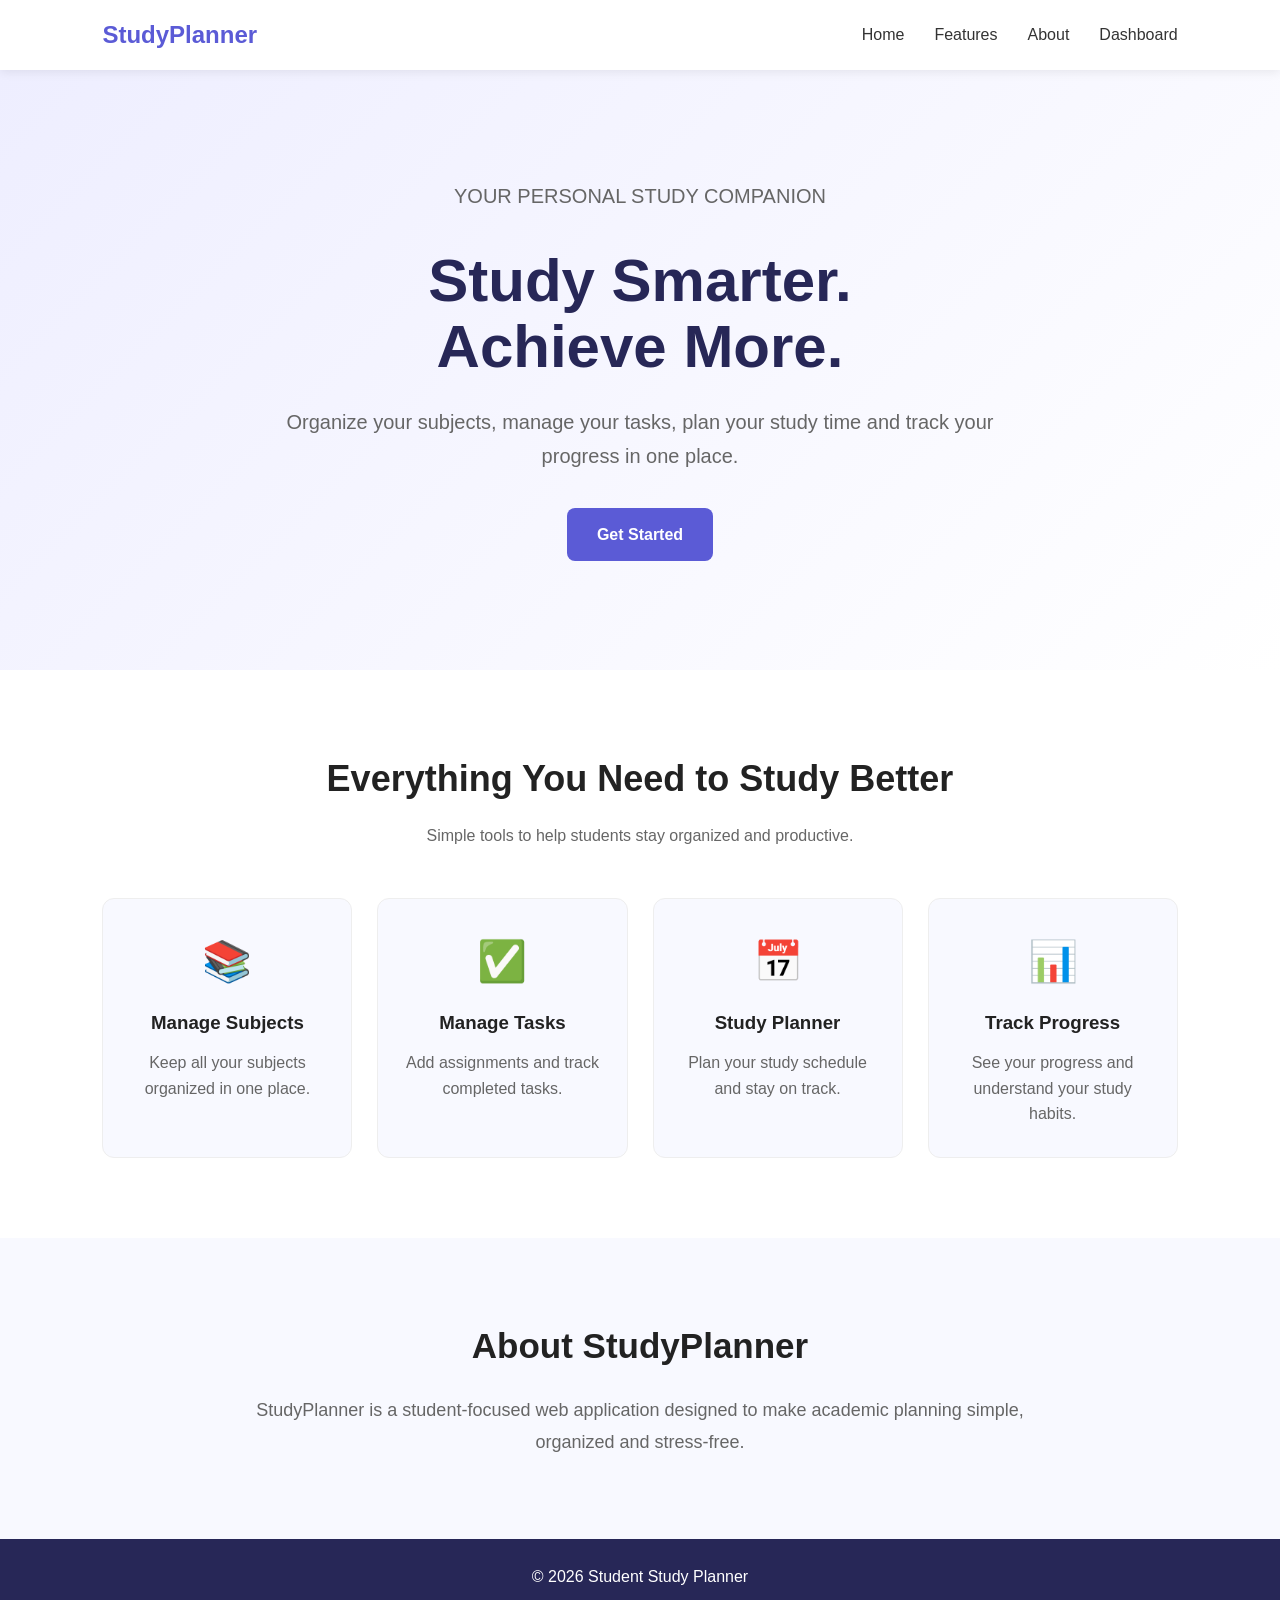
<file: index.html>
<!DOCTYPE html>
<html lang="en">

<head>
    <meta charset="UTF-8">
    <meta name="viewport" content="width=device-width, initial-scale=1.0">

    <title>Student Study Planner</title>

    <link rel="stylesheet" href="style.css">
</head>

<body>

    <!-- Navigation -->
    <nav class="navbar">

        <div class="logo">
            StudyPlanner
        </div>

        <div class="nav-links">
            <a href="index.html">Home</a>
            <a href="index.html#features">Features</a>
            <a href="index.html#about">About</a>
            <a href="dashboard.html">Dashboard</a>
        </div>

    </nav>


    <!-- Hero -->
    <section class="hero" id="home">

        <div class="hero-content">

            <p class="welcome-text">
                YOUR PERSONAL STUDY COMPANION
            </p>

            <h1>
                Study Smarter.<br>
                Achieve More.
            </h1>

            <p>
                Organize your subjects, manage your tasks,
                plan your study time and track your progress
                in one place.
            </p>

            <a href="dashboard.html" class="btn">
                Get Started
            </a>

        </div>

    </section>


    <!-- Features -->
    <section class="features" id="features">

        <h2>Everything You Need to Study Better</h2>

        <p class="section-text">
            Simple tools to help students stay organized
            and productive.
        </p>


        <div class="feature-container">

            <div class="feature-card">
                <div class="icon">📚</div>

                <h3>Manage Subjects</h3>

                <p>
                    Keep all your subjects organized
                    in one place.
                </p>
            </div>


            <div class="feature-card">
                <div class="icon">✅</div>

                <h3>Manage Tasks</h3>

                <p>
                    Add assignments and track
                    completed tasks.
                </p>
            </div>


            <div class="feature-card">
                <div class="icon">📅</div>

                <h3>Study Planner</h3>

                <p>
                    Plan your study schedule
                    and stay on track.
                </p>
            </div>


            <div class="feature-card">
                <div class="icon">📊</div>

                <h3>Track Progress</h3>

                <p>
                    See your progress and understand
                    your study habits.
                </p>
            </div>

        </div>

    </section>


    <!-- About -->
    <section class="about" id="about">

        <h2>About StudyPlanner</h2>

        <p>
            StudyPlanner is a student-focused web application
            designed to make academic planning simple,
            organized and stress-free.
        </p>

    </section>


    <!-- Footer -->
    <footer>

        <p>
            © 2026 Student Study Planner
        </p>

    </footer>

</body>

</html>
</file>
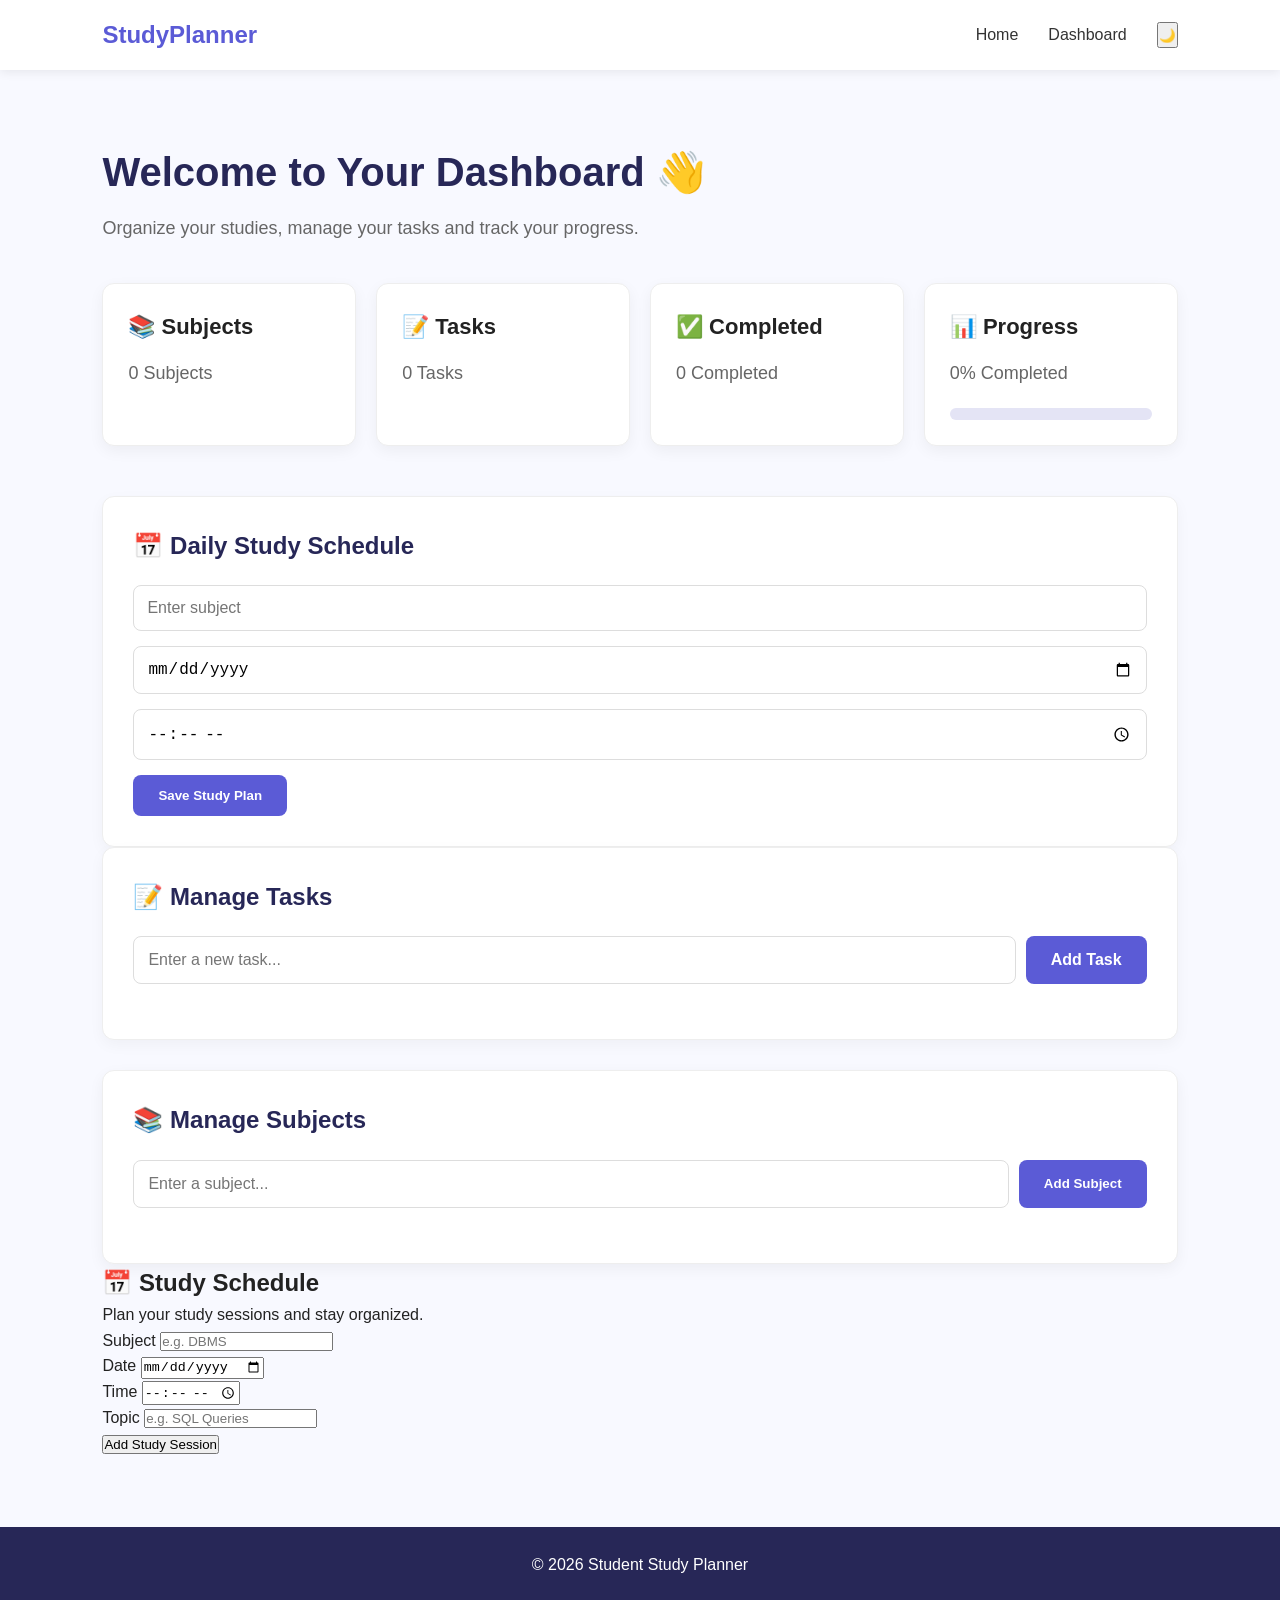
<file: dashboard.html>
<!DOCTYPE html>
<html lang="en">

<head>
    <meta charset="UTF-8">

    <meta
        name="viewport"
        content="width=device-width, initial-scale=1.0"
    >

    <title>Student Study Planner</title>

    <link
        rel="stylesheet"
        href="style.css"
    >
</head>

<body>

    <!-- ================================
         NAVIGATION
    ================================= -->

    <nav class="navbar">

        <div class="logo">
            StudyPlanner
        </div>

        <div class="nav-links">

            <a href="index.html">
                Home
            </a>

            <a href="dashboard.html">
                Dashboard
            </a>

            <button
                class="theme-btn"
                onclick="toggleDarkMode()"
                title="Toggle Dark Mode"
            >
                🌙
            </button>

        </div>

    </nav>


    <!-- ================================
         DASHBOARD
    ================================= -->

    <main class="dashboard">

        <h1>
            Welcome to Your Dashboard 👋
        </h1>

        <p class="dashboard-subtitle">
            Organize your studies, manage your tasks
            and track your progress.
        </p>


        <!-- ================================
             STATISTICS
        ================================= -->

       <div class="dashboard-cards">

    <!-- Subjects -->
    <div class="dashboard-card">
        <h3>📚 Subjects</h3>
        <p id="subjectCount">0 Subjects</p>
    </div>


    <!-- Tasks -->
    <div class="dashboard-card">
        <h3>📝 Tasks</h3>
        <p id="taskCount">0 Tasks</p>
    </div>


    <!-- Completed -->
    <div class="dashboard-card">
        <h3>✅ Completed</h3>
        <p id="completedCount">0 Completed</p>
    </div>


    <!-- Progress -->
    <div class="dashboard-card">
        <h3>📊 Progress</h3>
        <p id="progressCount">0% Completed</p>

        <div class="progress-bar">
            <div id="progressBar"></div>
        </div>
    </div>

</div>
<section class="study-section">

    <h2>📅 Daily Study Schedule</h2>

    <form id="studyForm">

        <input
            type="text"
            id="studySubject"
            placeholder="Enter subject"
            required
        >

        <input
            type="date"
            id="studyDate"
            required
        >

        <input
            type="time"
            id="studyTime"
            required
        >

        <button type="submit">
            Save Study Plan
        </button>

    </form>

    <div id="savedStudyPlan"></div>

</section>
        <!-- ================================
             TASK SECTION
        ================================= -->

        <section class="task-section">

            <h2>
                📝 Manage Tasks
            </h2>

            <div class="task-input">

                <input
                    type="text"
                    id="taskInput"
                    placeholder="Enter a new task..."
                >

                <button onclick="addTask()">
                    Add Task
                </button>

            </div>

            <ul id="taskList"></ul>

        </section>
        <section class="subject-section">

    <h2>📚 Manage Subjects</h2>

    <div class="subject-input">
        <input
            type="text"
            id="subjectInput"
            placeholder="Enter a subject..."
        >

        <button onclick="addSubject()">
            Add Subject
        </button>
    </div>

    <ul id="subjectList"></ul>

</section>

        <!-- ================================
             STUDY SCHEDULE
        ================================= -->

        <section class="schedule-section">

            <h2>
                📅 Study Schedule
            </h2>

            <p class="section-description">
                Plan your study sessions and stay
                organized.
            </p>


            <!-- Schedule Form -->

            <div class="schedule-form">

                <div class="form-group">

                    <label for="subjectInput">
                        Subject
                    </label>

                    <input
                        type="text"
                        id="subjectInput"
                        placeholder="e.g. DBMS"
                    >

                </div>


                <div class="form-group">

                    <label for="dateInput">
                        Date
                    </label>

                    <input
                        type="date"
                        id="dateInput"
                    >

                </div>


                <div class="form-group">

                    <label for="timeInput">
                        Time
                    </label>

                    <input
                        type="time"
                        id="timeInput"
                    >

                </div>


                <div class="form-group">

                    <label for="topicInput">
                        Topic
                    </label>

                    <input
                        type="text"
                        id="topicInput"
                        placeholder="e.g. SQL Queries"
                    >

                </div>


                <button
                    class="schedule-btn"
                    onclick="addSchedule()"
                >
                    Add Study Session
                </button>

            </div>


            <!-- Schedule List -->

            <div
                id="scheduleList"
                class="schedule-list"
            ></div>

        </section>

    </main>


    <!-- ================================
         FOOTER
    ================================= -->

    <footer>

        <p>
            © 2026 Student Study Planner
        </p>

    </footer>


    <script src="script.js"></script>

</body>

</html>
</file>
<file: style.css>
/* =====================================================
   STUDENT STUDY PLANNER
   COMPLETE CSS
===================================================== */

/* =====================================================
   GLOBAL STYLES
===================================================== */

* {
    margin: 0;
    padding: 0;
    box-sizing: border-box;
}

html {
    scroll-behavior: smooth;
}

body {
    font-family: Arial, sans-serif;
    background: #f8f9ff;
    color: #222;
    line-height: 1.6;
}


/* =====================================================
   NAVIGATION BAR
===================================================== */

.navbar {
    height: 70px;
    display: flex;
    justify-content: space-between;
    align-items: center;
    padding: 0 8%;
    background: white;
    box-shadow: 0 2px 10px rgba(0, 0, 0, 0.08);

    position: sticky;
    top: 0;
    z-index: 1000;
}

.logo {
    font-size: 24px;
    font-weight: bold;
    color: #5b5bd6;
}

.nav-links {
    display: flex;
    gap: 30px;
}

.nav-links a {
    text-decoration: none;
    color: #333;
    font-weight: 500;
    transition: 0.3s;
}

.nav-links a:hover {
    color: #5b5bd6;
}


/* =====================================================
   HERO SECTION
===================================================== */

.hero {
    min-height: 600px;

    display: flex;
    justify-content: center;
    align-items: center;

    text-align: center;

    padding: 60px 20px;

    background: linear-gradient(
        135deg,
        #eeeeff,
        #ffffff
    );
}

.hero-content {
    max-width: 750px;
}

.hero h1 {
    font-size: 60px;
    line-height: 1.1;

    margin-bottom: 25px;

    color: #272757;
}

.hero p {
    font-size: 20px;
    line-height: 1.7;

    color: #666;

    margin-bottom: 35px;
}


/* =====================================================
   BUTTON
===================================================== */

.btn {
    display: inline-block;

    padding: 14px 30px;

    background: #5b5bd6;

    color: white;

    text-decoration: none;

    border-radius: 8px;

    font-weight: bold;

    transition: 0.3s;
}

.btn:hover {
    background: #4444b8;

    transform: translateY(-2px);
}


/* =====================================================
   FEATURES SECTION
===================================================== */

.features {
    padding: 80px 8%;

    text-align: center;

    background: white;
}

.features h2 {
    font-size: 36px;

    margin-bottom: 15px;
}

.section-text {
    color: #666;

    margin-bottom: 50px;
}


/* =====================================================
   FEATURE CARDS
===================================================== */

.feature-container {
    display: grid;

    grid-template-columns:
        repeat(4, 1fr);

    gap: 25px;
}

.feature-card {
    padding: 30px 20px;

    border-radius: 12px;

    background: #f8f9ff;

    border: 1px solid #eeeeee;

    transition: 0.3s;
}

.feature-card:hover {
    transform: translateY(-8px);

    box-shadow:
        0 10px 25px
        rgba(0, 0, 0, 0.08);
}

.icon {
    font-size: 40px;

    margin-bottom: 15px;
}

.feature-card h3 {
    margin-bottom: 12px;
}

.feature-card p {
    color: #666;

    line-height: 1.6;
}


/* =====================================================
   ABOUT SECTION
===================================================== */

.about {
    padding: 80px 20%;

    text-align: center;

    background: #f8f9ff;
}

.about h2 {
    font-size: 35px;

    margin-bottom: 20px;
}

.about p {
    color: #666;

    line-height: 1.8;

    font-size: 18px;
}


/* =====================================================
   FOOTER
===================================================== */

footer {
    padding: 25px;

    text-align: center;

    background: #272757;

    color: white;
}


/* =====================================================
   DASHBOARD
===================================================== */

.dashboard {
    padding: 70px 8%;

    min-height: 80vh;
}

.dashboard h1 {
    font-size: 40px;

    color: #272757;

    margin-bottom: 10px;
}

.dashboard-subtitle {
    color: #666;

    font-size: 18px;

    margin-bottom: 40px;
}


/* =====================================================
   DASHBOARD CARDS
===================================================== */

.dashboard-cards {
    display: grid;

    grid-template-columns:
        repeat(4, 1fr);

    gap: 20px;

    margin-bottom: 50px;
}

.dashboard-card {
    background: white;

    padding: 25px;

    border-radius: 12px;

    border: 1px solid #eeeeee;

    box-shadow:
        0 5px 15px
        rgba(0, 0, 0, 0.05);

    transition: 0.3s;
}

.dashboard-card:hover {
    transform: translateY(-5px);

    box-shadow:
        0 10px 25px
        rgba(0, 0, 0, 0.08);
}

.dashboard-card h3 {
    margin-bottom: 15px;

    font-size: 22px;
}

.dashboard-card p {
    color: #666;

    font-size: 18px;
}


/* =====================================================
   PROGRESS BAR
===================================================== */

.progress-bar {
    width: 100%;

    height: 12px;

    background: #e4e4f5;

    border-radius: 10px;

    margin-top: 20px;

    overflow: hidden;
}

#progressBar {
    width: 0%;

    height: 100%;

    background: #5b5bd6;

    border-radius: 10px;

    transition:
        width 0.4s ease;
}


/* =====================================================
   TASK SECTION
===================================================== */

.task-section {
    background: white;

    padding: 30px;

    border-radius: 12px;

    border: 1px solid #eeeeee;

    box-shadow:
        0 5px 15px
        rgba(0, 0, 0, 0.04);
}

.task-section h2 {
    margin-bottom: 20px;

    color: #272757;
}


/* =====================================================
   TASK INPUT
===================================================== */

.task-input {
    display: flex;

    gap: 10px;
}

.task-input input {
    flex: 1;

    padding: 14px;

    border: 1px solid #ddd;

    border-radius: 8px;

    font-size: 16px;

    outline: none;
}

.task-input input:focus {
    border-color: #5b5bd6;

    box-shadow:
        0 0 0 3px
        rgba(91, 91, 214, 0.1);
}


/* =====================================================
   ADD TASK BUTTON
===================================================== */

.task-input button {
    padding: 14px 25px;

    background: #5b5bd6;

    color: white;

    border: none;

    border-radius: 8px;

    cursor: pointer;

    font-size: 16px;

    font-weight: bold;

    transition: 0.3s;
}

.task-input button:hover {
    background: #4444b8;

    transform: translateY(-2px);
}


/* =====================================================
   TASK LIST
===================================================== */

#taskList {
    list-style: none;

    margin-top: 25px;
}

#taskList li {
    display: flex;

    justify-content: space-between;

    align-items: center;

    gap: 15px;

    padding: 15px;

    margin-bottom: 10px;

    background: #f8f9ff;

    border-radius: 8px;

    border: 1px solid #eeeeee;

    transition: 0.3s;
}

#taskList li:hover {
    box-shadow:
        0 5px 12px
        rgba(0, 0, 0, 0.06);
}


/* =====================================================
   COMPLETED TASK
===================================================== */

.completed {
    text-decoration: line-through;

    color: #999;

    opacity: 0.7;
}


/* =====================================================
   TASK BUTTONS
===================================================== */

.task-buttons {
    display: flex;

    gap: 8px;

    flex-shrink: 0;
}

.task-buttons button {
    padding: 7px 12px;

    border: none;

    border-radius: 6px;

    cursor: pointer;

    font-size: 14px;

    transition: 0.2s;
}

.task-buttons button:first-child {
    background: #e6e6ff;

    color: #4444b8;
}

.task-buttons button:first-child:hover {
    background: #d7d7ff;
}

.task-buttons button:last-child {
    background: #ffe5e5;

    color: #c0392b;
}

.task-buttons button:last-child:hover {
    background: #ffd1d1;
}


/* =====================================================
   SUBJECT SECTION
===================================================== */

.subject-section {
    background: white;

    padding: 30px;

    margin-top: 30px;

    border-radius: 12px;

    border: 1px solid #eeeeee;

    box-shadow:
        0 5px 15px
        rgba(0, 0, 0, 0.04);
}

.subject-section h2 {
    color: #272757;

    margin-bottom: 20px;
}


/* =====================================================
   SUBJECT INPUT
===================================================== */

.subject-input {
    display: flex;

    gap: 10px;
}

.subject-input input {
    flex: 1;

    padding: 14px;

    border: 1px solid #ddd;

    border-radius: 8px;

    font-size: 16px;

    outline: none;
}

.subject-input input:focus {
    border-color: #5b5bd6;
}

.subject-input button {
    padding: 14px 25px;

    background: #5b5bd6;

    color: white;

    border: none;

    border-radius: 8px;

    cursor: pointer;

    font-weight: bold;
}


/* =====================================================
   SUBJECT LIST
===================================================== */

#subjectList {
    list-style: none;

    margin-top: 25px;
}

#subjectList li {
    display: flex;

    justify-content: space-between;

    align-items: center;

    padding: 15px;

    margin-bottom: 10px;

    background: #f8f9ff;

    border-radius: 8px;

    border: 1px solid #eeeeee;
}

#subjectList button {
    padding: 7px 12px;

    border: none;

    border-radius: 6px;

    background: #ffe5e5;

    color: #c0392b;

    cursor: pointer;
}


/* =====================================================
   STUDY PLANNER
===================================================== */

.study-section {
    background: white;

    padding: 30px;

    margin-top: 30px;

    border-radius: 12px;

    border: 1px solid #eeeeee;

    box-shadow:
        0 5px 15px
        rgba(0, 0, 0, 0.04);
}

.study-section h2 {
    color: #272757;

    margin-bottom: 20px;
}

.study-section input,
.study-section select {
    width: 100%;

    padding: 13px;

    margin-bottom: 15px;

    border: 1px solid #ddd;

    border-radius: 8px;

    font-size: 16px;

    outline: none;
}

.study-section input:focus,
.study-section select:focus {
    border-color: #5b5bd6;
}

.study-section button {
    padding: 13px 25px;

    background: #5b5bd6;

    color: white;

    border: none;

    border-radius: 8px;

    cursor: pointer;

    font-weight: bold;
}

.study-section button:hover {
    background: #4444b8;
}


/* =====================================================
   MOBILE RESPONSIVE
===================================================== */

@media (max-width: 1000px) {

    .feature-container {
        grid-template-columns:
            repeat(2, 1fr);
    }

    .dashboard-cards {
        grid-template-columns:
            repeat(2, 1fr);
    }

}


/* =====================================================
   TABLET
===================================================== */

@media (max-width: 800px) {

    .navbar {
        padding: 0 5%;
    }

    .nav-links {
        gap: 15px;
    }

    .hero h1 {
        font-size: 42px;
    }

    .feature-container {
        grid-template-columns:
            repeat(2, 1fr);
    }

    .dashboard-cards {
        grid-template-columns:
            repeat(2, 1fr);
    }

    .about {
        padding: 60px 10%;
    }

}


/* =====================================================
   MOBILE
===================================================== */

@media (max-width: 500px) {

    .navbar {
        height: auto;

        padding: 20px 5%;

        flex-direction: column;

        gap: 15px;
    }

    .nav-links {
        display: none;
    }


    .hero {
        min-height: 500px;

        padding: 40px 20px;
    }

    .hero h1 {
        font-size: 36px;
    }

    .hero p {
        font-size: 17px;
    }


    .feature-container {
        grid-template-columns: 1fr;
    }


    .dashboard {
        padding: 50px 5%;
    }

    .dashboard h1 {
        font-size: 32px;
    }


    .dashboard-cards {
        grid-template-columns: 1fr;
    }


    .task-section,
    .subject-section,
    .study-section {
        padding: 20px;
    }


    .task-input,
    .subject-input {
        flex-direction: column;
    }


    .task-input button,
    .subject-input button {
        width: 100%;
    }


    #taskList li,
    #subjectList li {
        flex-direction: column;

        align-items: flex-start;
    }


    .task-buttons {
        width: 100%;
    }


    .task-buttons button {
        flex: 1;
    }


    .about {
        padding: 50px 8%;
    }

}
/* =========================
   SUBJECTS
========================= */

.subject-section {
    background: white;
    padding: 30px;
    margin-top: 30px;
    border-radius: 12px;
    border: 1px solid #eeeeee;
    box-shadow: 0 5px 15px rgba(0, 0, 0, 0.05);
}

.subject-section h2 {
    margin-bottom: 20px;
    color: #272757;
}

.subject-input {
    display: flex;
    gap: 10px;
    margin-bottom: 25px;
}

.subject-input input {
    flex: 1;
    padding: 14px;
    border: 1px solid #ddd;
    border-radius: 8px;
    font-size: 16px;
}

.subject-input button {
    padding: 14px 25px;
    background: #5b5bd6;
    color: white;
    border: none;
    border-radius: 8px;
    cursor: pointer;
    font-weight: bold;
}

.subject-input button:hover {
    background: #4444b8;
}

#subjectList {
    list-style: none;
    padding: 0;
}

#subjectList li {
    display: flex;
    justify-content: space-between;
    align-items: center;
    padding: 15px;
    margin-bottom: 10px;
    background: #f8f9ff;
    border-radius: 8px;
    border: 1px solid #eeeeee;
}

.subject-name {
    font-weight: 600;
    color: #333;
}

.delete-subject {
    padding: 8px 14px;
    background: #e74c3c;
    color: white;
    border: none;
    border-radius: 6px;
    cursor: pointer;
}

.delete-subject:hover {
    background: #c0392b;
}

@media (max-width: 600px) {

    .subject-input {
        flex-direction: column;
    }

    .subject-input button {
        width: 100%;
    }

}
/* =====================================================
   SAVED STUDY PLAN
===================================================== */

.saved-plan {
    margin-top: 25px;
    padding: 20px;
    background: #f8f9ff;
    border: 1px solid #eeeeee;
    border-radius: 10px;
}

.saved-plan h3 {
    color: #272757;
    margin-bottom: 15px;
}

.saved-plan p {
    color: #666;
    margin-bottom: 8px;
}
</file>
